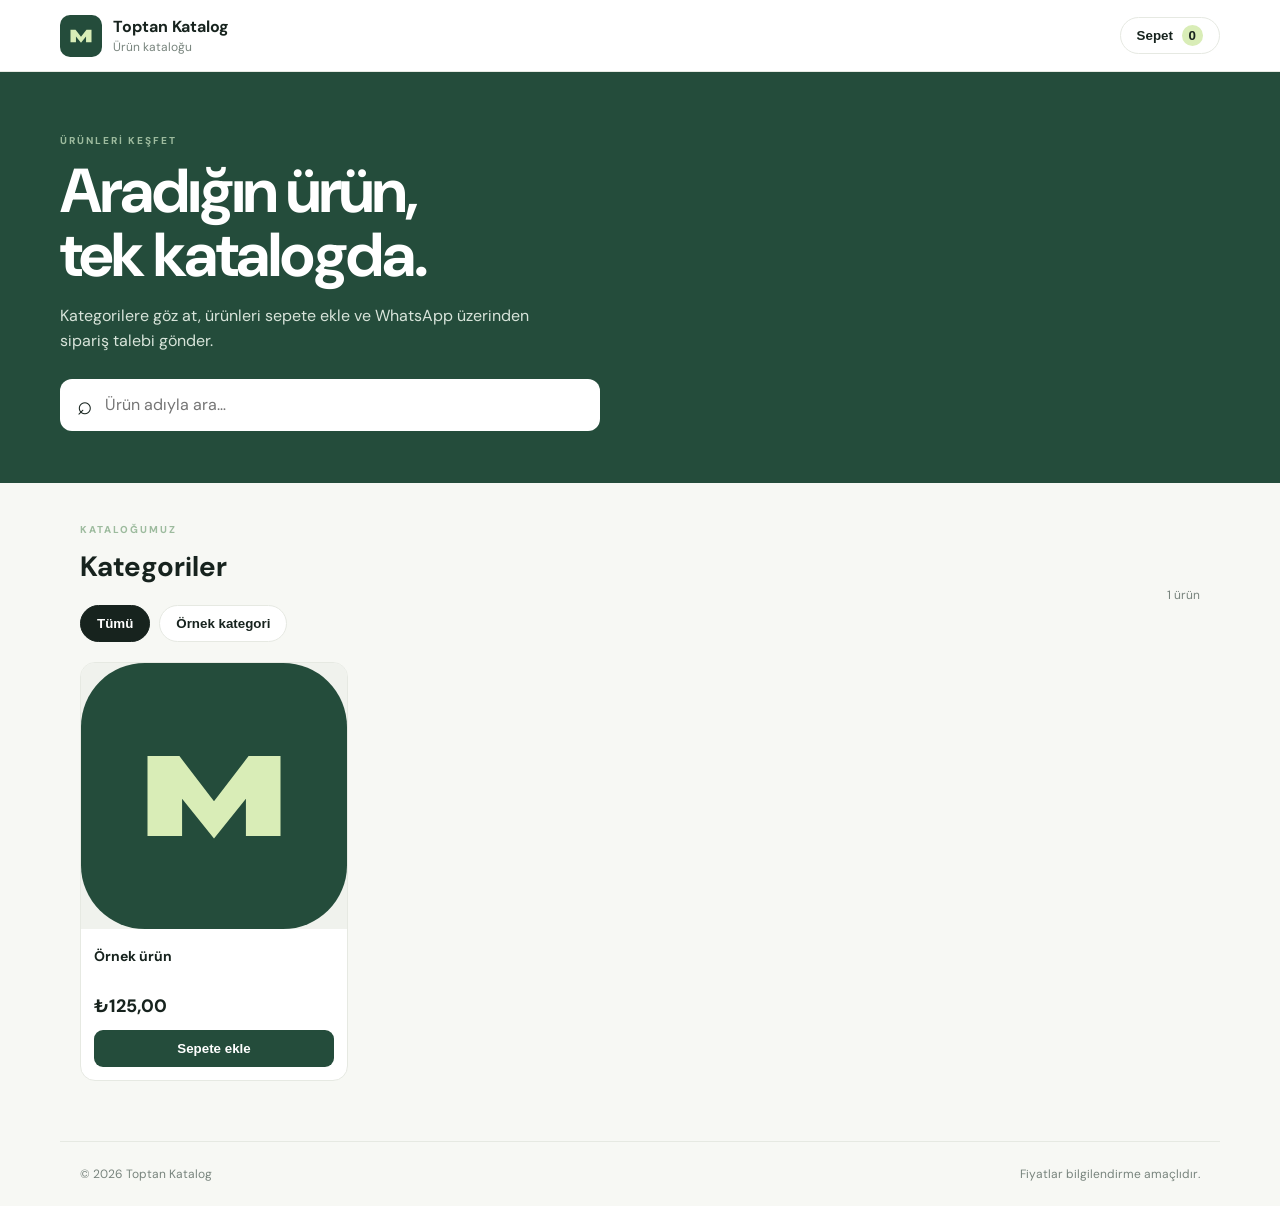
<file: index.html>
<!doctype html>
<html lang="tr">
<head>
  <meta charset="utf-8"><meta name="viewport" content="width=device-width,initial-scale=1">
  <meta name="theme-color" content="#14231d"><title>Toptan Ürün Kataloğu</title>
  <link rel="stylesheet" href="style.css">
</head>
<body>
<header class="topbar"><a class="brand" href="#"><img src="assets/logo-placeholder.svg" alt="Logo"><span><b id="brandName">Toptan Katalog</b><small>Ürün kataloğu</small></span></a><button id="cartOpen" class="cartbtn">Sepet <b id="cartCount">0</b></button></header>
<section class="hero"><p class="eyebrow">ÜRÜNLERİ KEŞFET</p><h1>Aradığın ürün,<br>tek katalogda.</h1><p>Kategorilere göz at, ürünleri sepete ekle ve WhatsApp üzerinden sipariş talebi gönder.</p><label class="search"><span>⌕</span><input id="search" placeholder="Ürün adıyla ara…"></label></section>
<main><div class="sectionhead"><div><p class="eyebrow">KATALOĞUMUZ</p><h2>Kategoriler</h2></div><span id="productTotal" class="muted"></span></div><nav id="categories" class="categories"><button class="active" data-category="all">Tümü</button></nav><section id="products" class="products"><div class="empty">Ürünler yükleniyor…</div></section></main>
<aside id="cartPanel" class="cartpanel"><div class="carthead"><h2>Sipariş listen</h2><button id="cartClose" aria-label="Kapat">×</button></div><div id="cartItems"></div><div class="cartfoot"><div class="total"><span>Toplam</span><b id="cartTotal">₺0,00</b></div><input id="customerName" placeholder="Adınız / işletme adı"><textarea id="orderNote" placeholder="Not (isteğe bağlı)"></textarea><button id="whatsappOrder" class="primary">WhatsApp ile sipariş talebi gönder</button><small>Bu aşamada online ödeme alınmaz. Sipariş talebiniz WhatsApp'a iletilir.</small></div></aside><div id="scrim"></div>
<footer><span>© <span id="year"></span> <span id="footerBrand">Toptan Katalog</span></span><span>Fiyatlar bilgilendirme amaçlıdır.</span></footer>
<script src="config.js"></script><script src="app.js"></script>
</body></html>
</file>
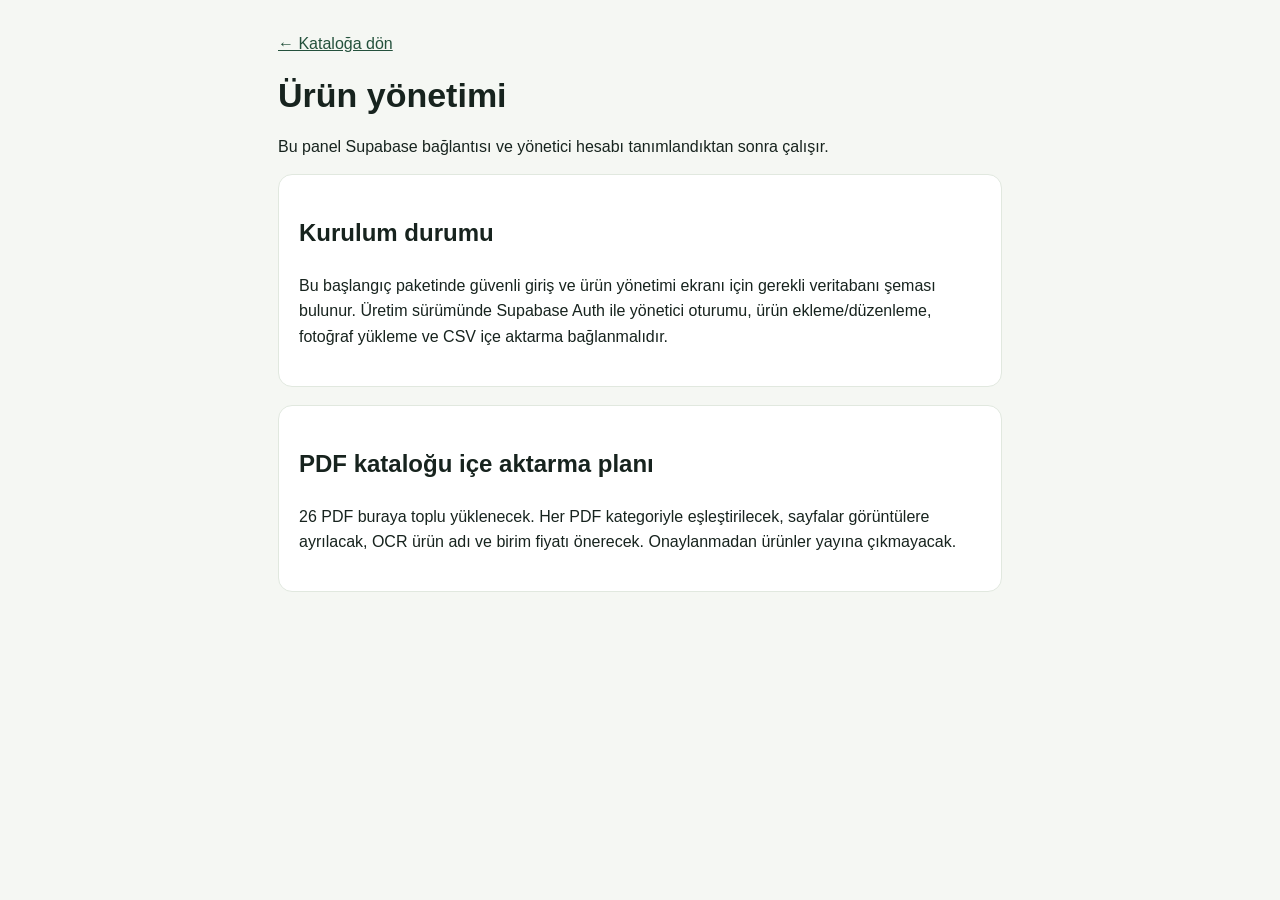
<file: admin.html>
<!doctype html><html lang="tr"><head><meta charset="utf-8"><meta name="viewport" content="width=device-width,initial-scale=1"><title>Katalog Yönetimi</title><link rel="stylesheet" href="admin.css"></head><body><main><a href="index.html">← Kataloğa dön</a><h1>Ürün yönetimi</h1><p>Bu panel Supabase bağlantısı ve yönetici hesabı tanımlandıktan sonra çalışır.</p><section class="panel"><h2>Kurulum durumu</h2><p>Bu başlangıç paketinde güvenli giriş ve ürün yönetimi ekranı için gerekli veritabanı şeması bulunur. Üretim sürümünde Supabase Auth ile yönetici oturumu, ürün ekleme/düzenleme, fotoğraf yükleme ve CSV içe aktarma bağlanmalıdır.</p></section><section class="panel"><h2>PDF kataloğu içe aktarma planı</h2><p>26 PDF buraya toplu yüklenecek. Her PDF kategoriyle eşleştirilecek, sayfalar görüntülere ayrılacak, OCR ürün adı ve birim fiyatı önerecek. Onaylanmadan ürünler yayına çıkmayacak.</p></section></main></body></html>
</file>
<file: style.css>
@import url('https://fonts.googleapis.com/css2?family=DM+Sans:wght@400;500;600;700;800&display=swap');
:root{--ink:#17231e;--muted:#78847d;--green:#244c3b;--lime:#d9edb7;--paper:#f7f8f4;--line:#e6e9e2;--white:#fff}
*{box-sizing:border-box}body{margin:0;background:var(--paper);color:var(--ink);font-family:'DM Sans',Arial,sans-serif}.topbar{height:72px;padding:0 max(20px,calc((100% - 1160px)/2));display:flex;align-items:center;justify-content:space-between;background:#fff;border-bottom:1px solid var(--line)}.brand{display:flex;gap:11px;align-items:center;color:inherit;text-decoration:none}.brand img{width:42px;height:42px;object-fit:contain}.brand span{display:grid;gap:2px}.brand small,.muted{color:var(--muted);font-size:12px}.cartbtn,.categories button{border:1px solid var(--line);background:#fff;border-radius:999px;padding:10px 16px;color:var(--ink);font-weight:700}.cartbtn b{background:var(--lime);padding:3px 7px;border-radius:50%;margin-left:5px}.hero{background:var(--green);color:#fff;padding:62px max(20px,calc((100% - 1160px)/2)) 52px}.eyebrow{font-size:10px;letter-spacing:2px;font-weight:800;color:#9dbb9e;margin:0 0 12px}.hero h1{font-size:clamp(34px,6vw,62px);line-height:1.03;letter-spacing:-2px;margin:0 0 15px}.hero>p:not(.eyebrow){max-width:510px;color:#d8e4da;line-height:1.6}.search{margin-top:25px;display:flex;align-items:center;gap:10px;background:#fff;color:var(--ink);padding:0 17px;border-radius:12px;max-width:540px;height:52px}.search span{font-size:26px}.search input{border:0;outline:0;width:100%;font:inherit}main{max-width:1160px;margin:40px auto;padding:0 20px}.sectionhead{display:flex;justify-content:space-between;align-items:end}.sectionhead h2{font-size:28px;margin:0 0 18px}.categories{display:flex;gap:9px;overflow:auto;padding:2px 0 20px;scrollbar-width:thin}.categories button{white-space:nowrap;cursor:pointer}.categories button.active{background:var(--ink);color:#fff;border-color:var(--ink)}.products{display:grid;grid-template-columns:repeat(4,minmax(0,1fr));gap:16px}.product{background:#fff;border:1px solid var(--line);border-radius:15px;overflow:hidden}.product img{width:100%;aspect-ratio:1/1;object-fit:contain;background:#f0f2ed}.product .info{padding:13px}.product h3{font-size:14px;line-height:1.4;min-height:39px;margin:0 0 8px}.price{font-weight:800;font-size:18px}.product button,.primary{border:0;background:var(--green);color:#fff;padding:11px 13px;border-radius:9px;font-weight:700;cursor:pointer}.product button{width:100%;margin-top:12px}.empty{padding:40px;text-align:center;color:var(--muted);grid-column:1/-1;background:#fff;border-radius:14px}.cartpanel{position:fixed;z-index:5;right:0;top:0;height:100dvh;width:min(440px,100%);background:#fff;transform:translateX(105%);transition:.25s;display:flex;flex-direction:column;padding:22px}.cartpanel.open{transform:none}.carthead,.total{display:flex;align-items:center;justify-content:space-between}.carthead button{border:0;background:none;font-size:30px}.carthead h2{margin:0}.cartline{display:grid;grid-template-columns:1fr auto;gap:10px;padding:14px 0;border-bottom:1px solid var(--line)}.qty{display:flex;gap:8px;align-items:center}.qty button{border:1px solid var(--line);background:#fff;border-radius:6px;padding:3px 9px}.cartfoot{margin-top:auto;display:grid;gap:11px}.cartfoot input,.cartfoot textarea{padding:12px;border:1px solid var(--line);border-radius:9px;font:inherit}.cartfoot textarea{min-height:65px}.cartfoot small{color:var(--muted);line-height:1.4}#scrim{display:none;position:fixed;inset:0;background:#101a1680;z-index:4}#scrim.show{display:block}footer{max-width:1160px;margin:60px auto 0;padding:24px 20px;border-top:1px solid var(--line);display:flex;justify-content:space-between;color:var(--muted);font-size:12px}@media(max-width:850px){.products{grid-template-columns:repeat(3,minmax(0,1fr))}}@media(max-width:580px){.hero{padding-top:44px}.products{grid-template-columns:repeat(2,minmax(0,1fr));gap:10px}.product .info{padding:10px}.product h3{font-size:13px}.sectionhead h2{font-size:24px}footer{gap:8px;flex-direction:column}}
</file>
<file: admin.css>
*{box-sizing:border-box}body{margin:0;background:#f5f7f3;color:#17231e;font:16px Arial,sans-serif}main{max-width:760px;margin:35px auto;padding:0 18px}a{color:#24513c}h1{font-size:34px}.panel{background:white;border:1px solid #e1e8df;border-radius:14px;padding:20px;margin:18px 0;line-height:1.6}
</file>
